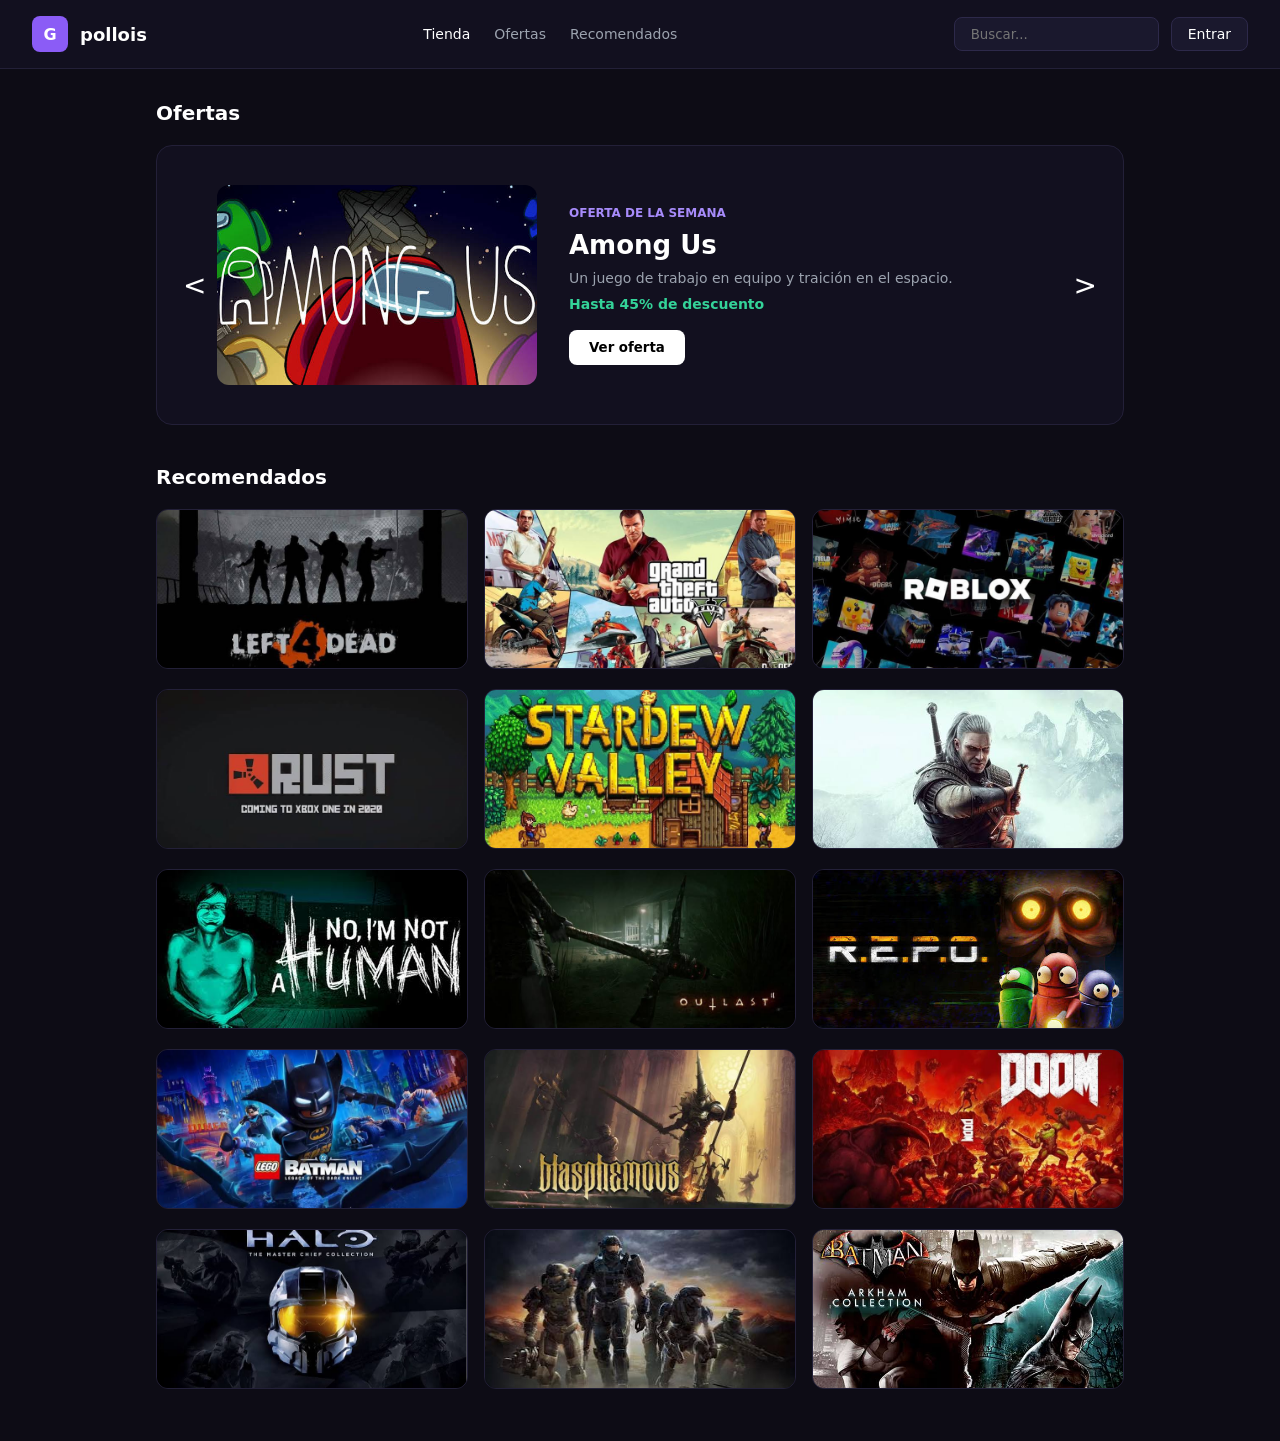
<file: index.html>
<!DOCTYPE html>
<html lang="es">
<head>
  <meta charset="UTF-8">
  <meta name="viewport" content="width=device-width, initial-scale=1.0">
  <title>Pollois - Tienda</title>
  <link rel="stylesheet" href="css/style.css">
</head>
<body>

  <header id="encabezado-principal">
    <div class="marca">
      <div class="icono-logo">G</div>
      <span class="nombre-marca">pollois</span>
    </div>

    <nav class="menu-navegacion">
      <a href="index.html" class="enlace-menu activo">Tienda</a>
      <a href="#" class="enlace-menu">Ofertas</a>
      <a href="#" class="enlace-menu">Recomendados</a>
    </nav>

    <div class="lado-derecho-encabezado">
      <input type="text" class="barra-busqueda" placeholder="Buscar...">
      <a href="login.html" class="boton-usuario">Entrar</a>
    </div>
  </header>

  <main id="contenido-principal">
    
    <div class="titulo-seccion">
      <span>Ofertas</span>
    </div>

    <!-- Carrusel Sencillo -->
    <div class="carrusel-contenedor">
      <button class="flecha flecha-izquierda" onclick="cambiarJuego(-1)">&lt;</button>

      <!-- Juego 1 -->
      <div class="juego-carrusel activo">
        <div class="caja-imagen">
          <img src="css/amungus.jpg" alt="Among Us">
        </div>
        <div class="info-juego">
          <span class="etiqueta">Oferta de la semana</span>
          <h2>Among Us</h2>
          <p>Un juego de trabajo en equipo y traición en el espacio.</p>
          <div class="descuento">Hasta 45% de descuento</div>
          <button class="boton-accion">Ver oferta</button>
        </div>
      </div>

      <!-- Juego 2 -->
      <div class="juego-carrusel">
        <div class="caja-imagen">
          <img src="css/asasin.jpg" alt="Assassin's Creed">
        </div>
        <div class="info-juego">
          <span class="etiqueta">Oferta especial</span>
          <h2>Assassin's Creed Unity</h2>
          <p>Vive la Revolución Francesa en una aventura inolvidable.</p>
          <div class="descuento">Hasta 50% de descuento</div>
          <button class="boton-accion">Ver oferta</button>
        </div>
      </div> <!-- Juego 3 -->
      <div class="juego-carrusel">
        <div class="caja-imagen">
          <img src="css/gta.jpg" alt="Assassin's Creed">
        </div>
        <div class="info-juego">
          <span class="etiqueta">Oferta especial</span>
          <h2>GTA V</h2>
          <p>Vive la vida como un ganster.</p>
          <div class="descuento">Hasta 30% de descuento</div>
          <button class="boton-accion">Ver oferta</button>
        </div>
      </div>

      <!-- Juego 4 -->
      <div class="juego-carrusel">
        <div class="caja-imagen">
          <img src="css/rdr2.jpg" alt="Red Dead Redemption 2">
        </div>
        <div class="info-juego">
          <span class="etiqueta">Destacado</span>
          <h2>Red Dead Redemption 2</h2>
          <p>Una épica historia del Lejano Oeste con mundo abierto.</p>
          <div class="descuento">Hasta 30% de descuento</div>
          <button class="boton-accion">Ver oferta</button>
        </div>
      </div>

      <button class="flecha flecha-derecha" onclick="cambiarJuego(1)">&gt;</button>
    </div>

    <!-- Sección de Recomendados abajo -->
    <div class="titulo-seccion">
      <span>Recomendados</span>
    </div>

    <div class="red-recomendados">
      <div class="tarjeta-recomendado">
        <img src="css/lefo.jpg" alt="Left 4 Dead">
      </div>
      <div class="tarjeta-recomendado">
        <img src="css/gta.jpg" alt="GTA V">
      </div>
      <div class="tarjeta-recomendado">
        <img src="css/roblox.jpg" alt="Roblox">
      </div>
    </div>  <div class="titulo-seccion">
       <div class="titulo-seccion">
     
    </div>

    <div class="red-recomendados">
      <div class="tarjeta-recomendado">
        <img src="css/rust.jpg" alt="Left 4 Dead">
      </div>
      <div class="tarjeta-recomendado">
        <img src="css/sV.jpg" alt="GTA V">
      </div>
      <div class="tarjeta-recomendado">
        <img src="css/witcher.jpg" alt="Roblox">
      </div>
    </div>  <div class="titulo-seccion">
    </div>

    <div class="red-recomendados">
      <div class="tarjeta-recomendado">
        <img src="css/noHuman.jpg" alt="Left 4 Dead">
      </div>
      <div class="tarjeta-recomendado">
        <img src="css/outlas.jpg" alt="GTA V">
      </div>
      <div class="tarjeta-recomendado">
        <img src="css/repo.jpg  " alt="Roblox">
      </div>
    </div>  <div class="titulo-seccion">
    </div>

    <div class="red-recomendados">
      <div class="tarjeta-recomendado">
        <img src="css/batman.jpg" alt="Left 4 Dead">
      </div>
      <div class="tarjeta-recomendado">
        <img src="css/blas.jpg" alt="GTA V">
      </div>
      <div class="tarjeta-recomendado">
        <img src="css/doom.jpg" alt="Roblox">
      </div>
    </div>  <div class="titulo-seccion">
      
    </div>

    <div class="red-recomendados">
      <div class="tarjeta-recomendado">
        <img src="css/halo1.jpg" alt="Left 4 Dead">
      </div>
      <div class="tarjeta-recomendado">
        <img src="css/halo3.jpg" alt="GTA V">
      </div>
      <div class="tarjeta-recomendado">
        <img src="css/images.jpg" alt="Roblox">


        
      </div>
      

    </div>

  </main>

  <script>
    let juegoActual = 0;
    const juegos = document.querySelectorAll('.juego-carrusel');

    function cambiarJuego(direccion) {
      juegos[juegoActual].classList.remove('activo');
      juegoActual = (juegoActual + direccion + juegos.length) % juegos.length;
      juegos[juegoActual].classList.add('activo');
    }
  </script>

</body>
</html>
</file>
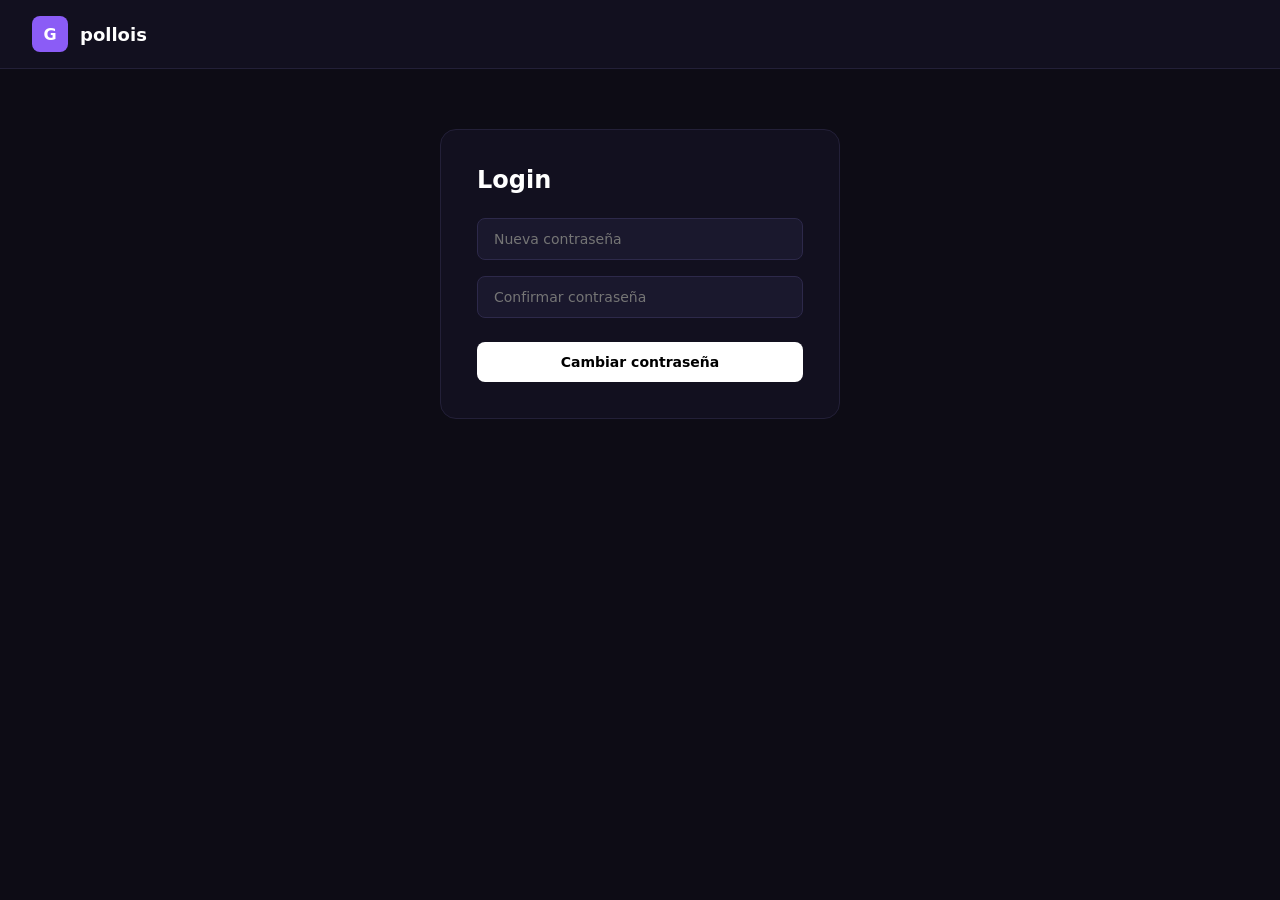
<file: cambiar-password.html>
<!DOCTYPE html>
<html lang="es">
<head>
  <meta charset="UTF-8">
  <meta name="viewport" content="width=device-width, initial-scale=1.0">
  <title>Pollois - Cambiar Contraseña</title>
  <link rel="stylesheet" href="css/style.css">
</head>
<body>

  <header id="encabezado-principal">
    <div class="marca">
      <div class="icono-logo">G</div>
      <a href="index.html" class="nombre-marca" style="color:white; text-decoration:none;">pollois</a>
    </div>
  </header>

  <main>
    <div class="contenedor-autenticacion">
      <h1 class="titulo-formulario">Login</h1>
      
      <form action="login.html">
        <div class="grupo-campo">
          <input type="password" class="campo-texto" placeholder="Nueva contraseña">
        </div>
        <div class="grupo-campo">
          <input type="password" class="campo-texto" placeholder="Confirmar contraseña">
        </div>
        <button type="submit" class="boton-enviar">Cambiar contraseña</button>
      </form>
    </div>
  </main>

</body>
</html>
</file>
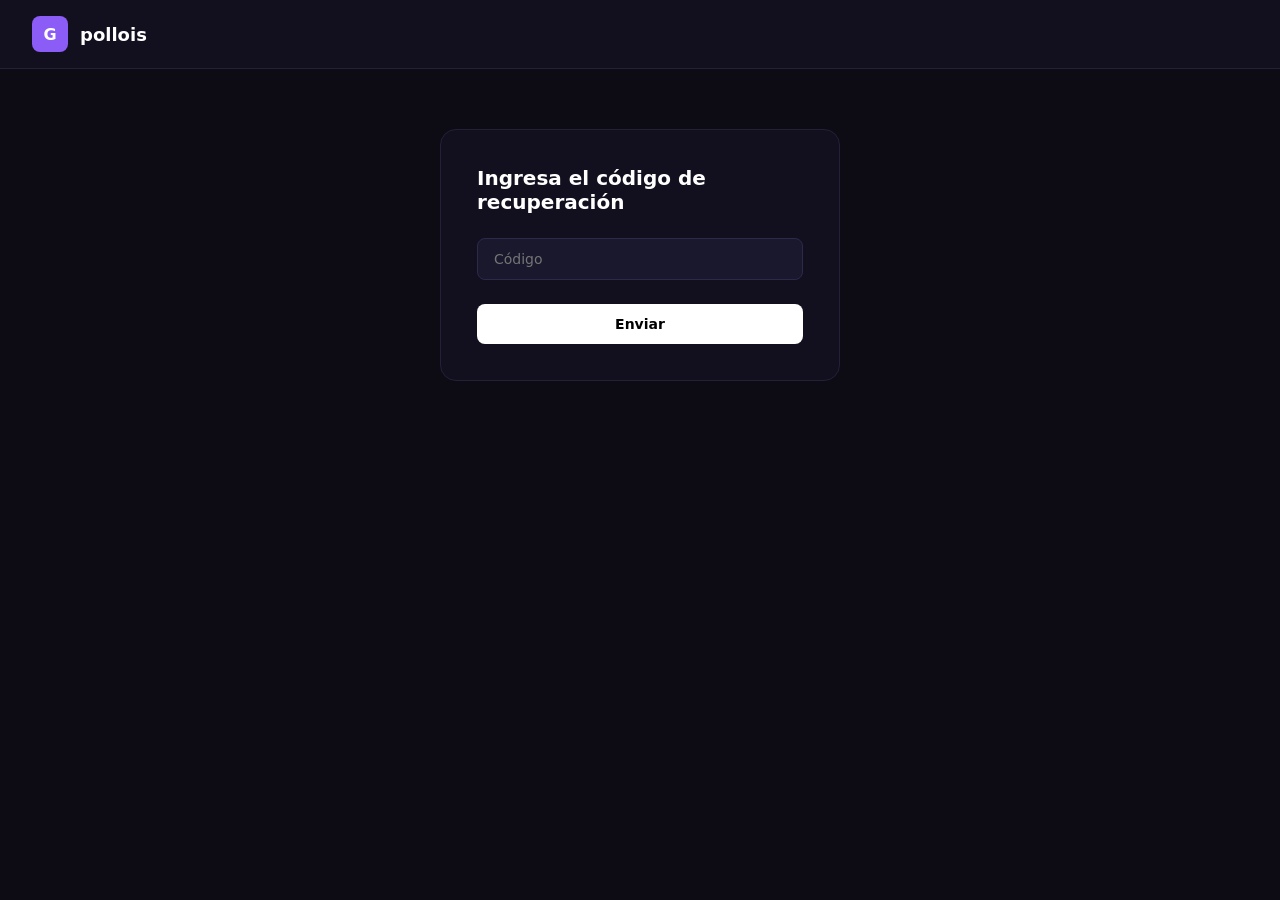
<file: codigo.html>
<!DOCTYPE html>
<html lang="es">
<head>
  <meta charset="UTF-8">
  <meta name="viewport" content="width=device-width, initial-scale=1.0">
  <title>Pollois - Código de Recuperación</title>
  <link rel="stylesheet" href="css/style.css">
</head>
<body>

  <header id="encabezado-principal">
    <div class="marca">
      <div class="icono-logo">G</div>
      <a href="index.html" class="nombre-marca" style="color:white; text-decoration:none;">pollois</a>
    </div>
  </header>

  <main>
    <div class="contenedor-autenticacion">
      <h1 class="titulo-formulario" style="font-size: 20px;">Ingresa el código de recuperación</h1>
      
      <form action="cambiar-password.html">
        <div class="grupo-campo">
          <input type="text" class="campo-texto" placeholder="Código">
        </div>
        <button type="submit" class="boton-enviar">Enviar</button>
      </form>
    </div>
  </main>

</body>
</html>
</file>
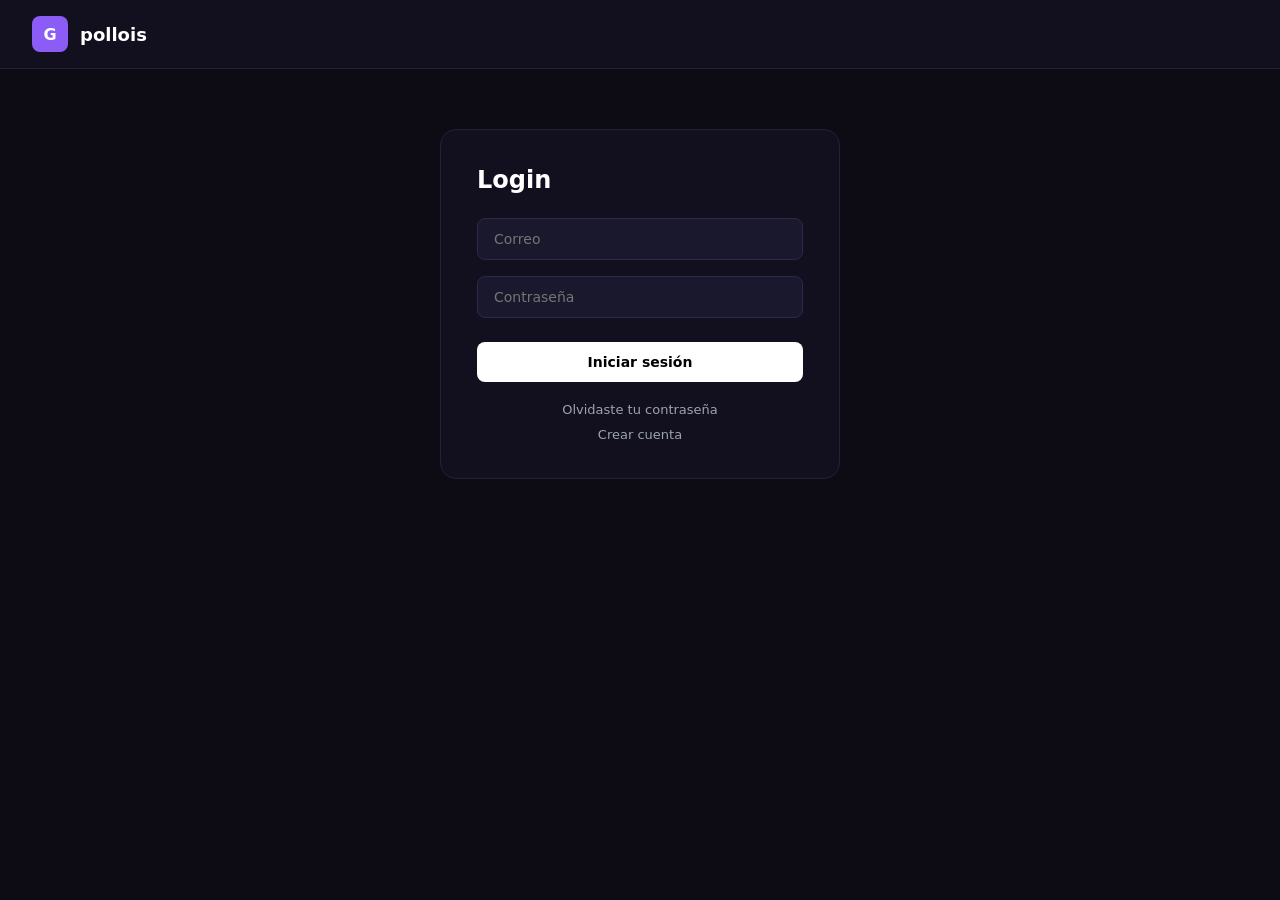
<file: login.html>
<!DOCTYPE html>
<html lang="es">
<head>
  <meta charset="UTF-8">
  <meta name="viewport" content="width=device-width, initial-scale=1.0">
  <title>Pollois - Iniciar Sesión</title>
  <link rel="stylesheet" href="css/style.css">
</head>
<body>

  <header id="encabezado-principal">
    <div class="marca">
      <div class="icono-logo">G</div>
      <a href="index.html" class="nombre-marca" style="color:white; text-decoration:none;">pollois</a>
    </div>
  </header>

  <main>
    <div class="contenedor-autenticacion">
      <h1 class="titulo-formulario">Login</h1>
      
      <form action="index.html">
        <div class="grupo-campo">
          <input type="text" class="campo-texto" placeholder="Correo">
        </div>
        <div class="grupo-campo">
          <input type="password" class="campo-texto" placeholder="Contraseña">
        </div>
        <button type="submit" class="boton-enviar">Iniciar sesión</button>
      </form>

      <div class="enlaces-autenticacion">
        <a href="recuperar.html">Olvidaste tu contraseña</a>
        <a href="registro.html">Crear cuenta</a>
      </div>
    </div>
  </main>

</body>
</html>
</file>
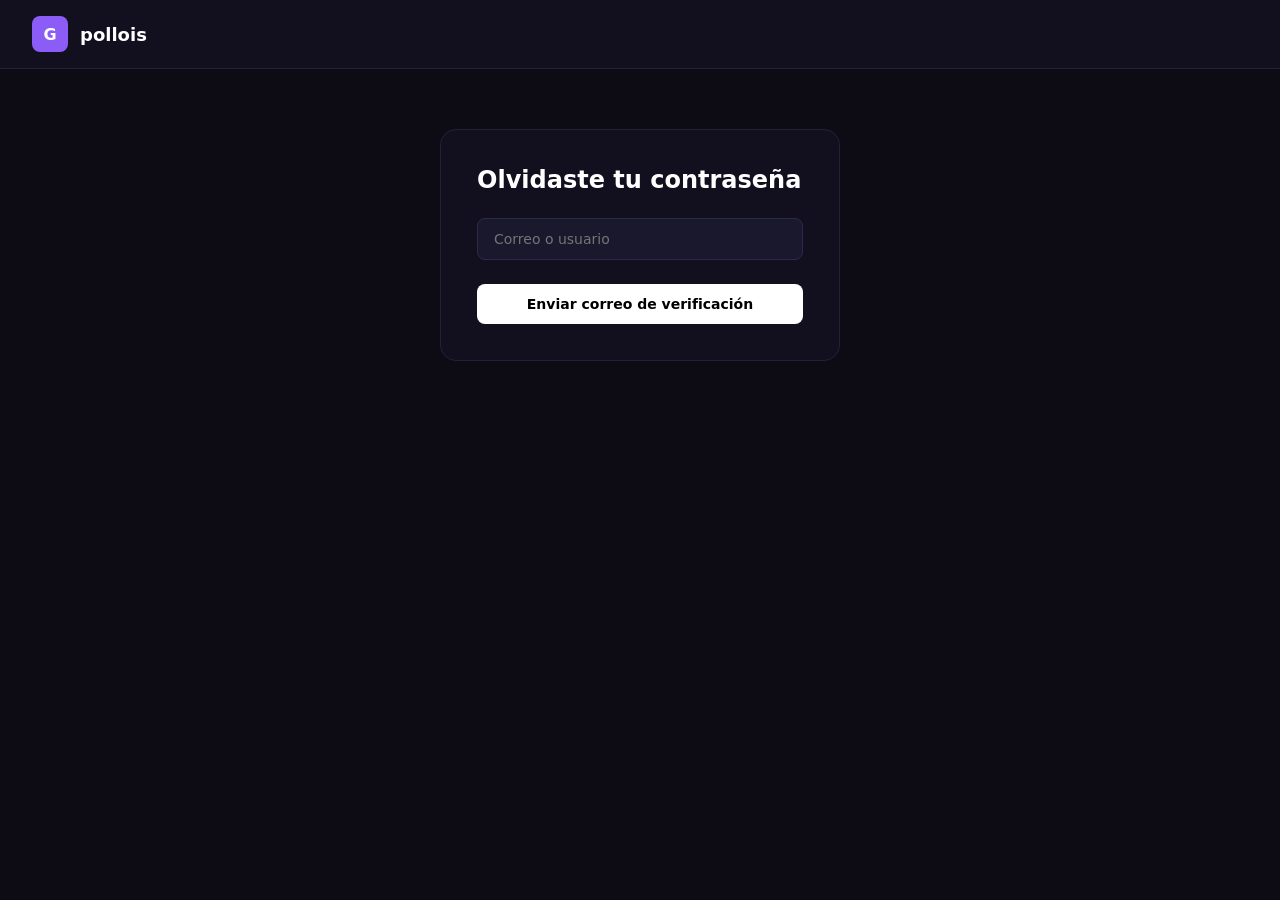
<file: recuperar.html>
<!DOCTYPE html>
<html lang="es">
<head>
  <meta charset="UTF-8">
  <meta name="viewport" content="width=device-width, initial-scale=1.0">
  <title>Pollois - Recuperar Contraseña</title>
  <link rel="stylesheet" href="css/style.css">
</head>
<body>

  <header id="encabezado-principal">
    <div class="marca">
      <div class="icono-logo">G</div>
      <a href="index.html" class="nombre-marca" style="color:white; text-decoration:none;">pollois</a>
    </div>
  </header>

  <main>
    <div class="contenedor-autenticacion">
      <h1 class="titulo-formulario">Olvidaste tu contraseña</h1>
      
      <form action="codigo.html">
        <div class="grupo-campo">
          <input type="text" class="campo-texto" placeholder="Correo o usuario">
        </div>
        <button type="submit" class="boton-enviar">Enviar correo de verificación</button>
      </form>
    </div>
  </main>

</body>
</html>
</file>
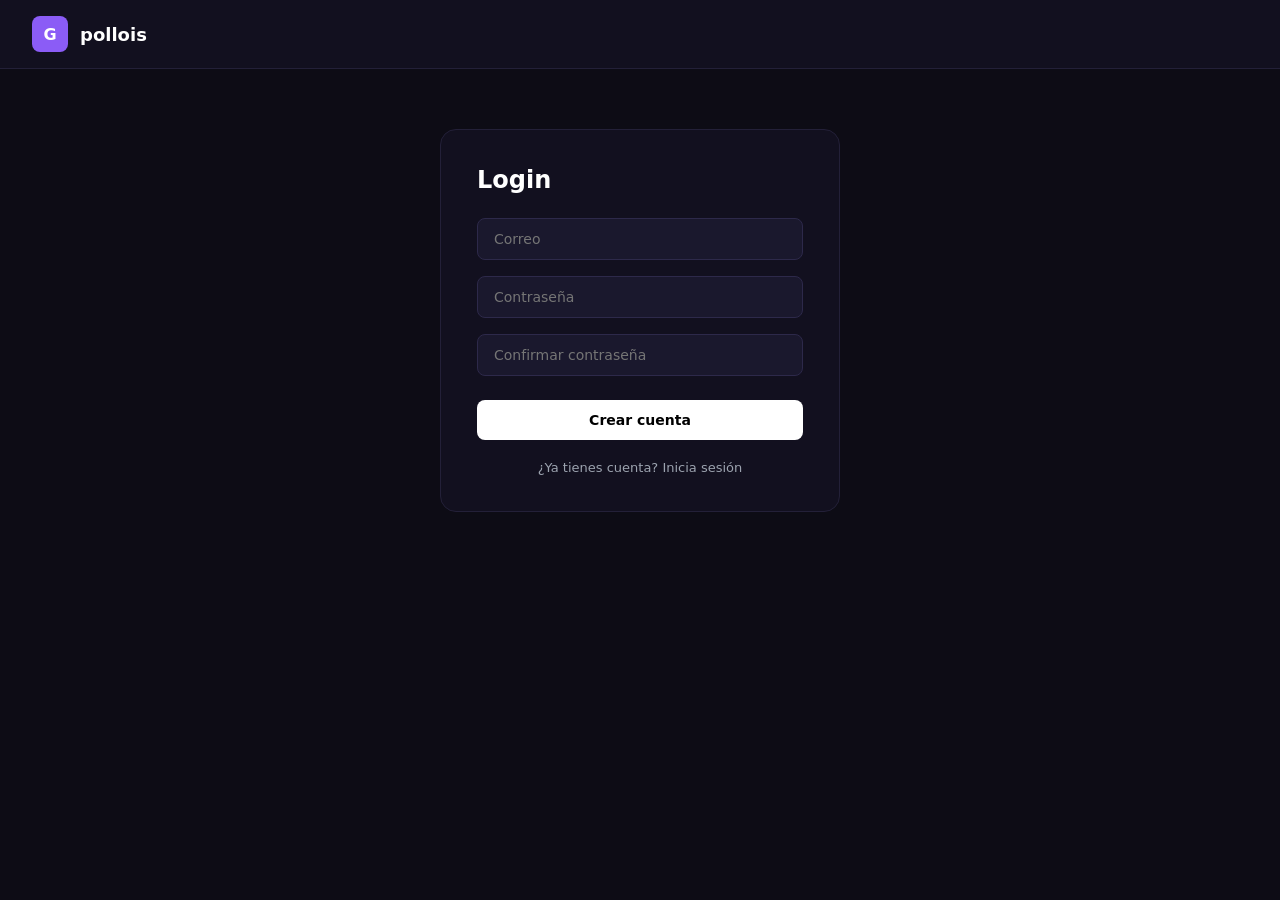
<file: registro.html>
<!DOCTYPE html>
<html lang="es">
<head>
  <meta charset="UTF-8">
  <meta name="viewport" content="width=device-width, initial-scale=1.0">
  <title>Pollois - Crear Cuenta</title>
  <link rel="stylesheet" href="css/style.css">
</head>
<body>

  <header id="encabezado-principal">
    <div class="marca">
      <div class="icono-logo">G</div>
      <a href="index.html" class="nombre-marca" style="color:white; text-decoration:none;">pollois</a>
    </div>
  </header>

  <main>
    <div class="contenedor-autenticacion">
      <h1 class="titulo-formulario">Login</h1>
      
      <form action="login.html">
        <div class="grupo-campo">
          <input type="text" class="campo-texto" placeholder="Correo">
        </div>
        <div class="grupo-campo">
          <input type="password" class="campo-texto" placeholder="Contraseña">
        </div>
        <div class="grupo-campo">
          <input type="password" class="campo-texto" placeholder="Confirmar contraseña">
        </div>
        <button type="submit" class="boton-enviar">Crear cuenta</button>
      </form>

      <div class="enlaces-autenticacion">
        <a href="login.html">¿Ya tienes cuenta? Inicia sesión</a>
      </div>
    </div>
  </main>

</body>
</html>
</file>
<file: css/style.css>
* {
  box-sizing: border-box;
  margin: 0;
  padding: 0;
  font-family: system-ui, -apple-system, sans-serif;
}

body {
  background-color: #0d0c15;
  color: #ffffff;
  min-height: 100vh;
}

/* Encabezado */
#encabezado-principal {
  background-color: #12101f;
  border-bottom: 1px solid #232038;
  padding: 16px 32px;
  display: flex;
  align-items: center;
  justify-content: space-between;
}

.marca {
  display: flex;
  align-items: center;
  gap: 12px;
}

.icono-logo {
  background-color: #8b5cf6;
  color: white;
  font-weight: bold;
  width: 36px;
  height: 36px;
  border-radius: 8px;
  display: flex;
  align-items: center;
  justify-content: center;
}

.nombre-marca {
  font-weight: 700;
  font-size: 18px;
}

.menu-navegacion {
  display: flex;
  gap: 24px;
}

.enlace-menu {
  color: #9ca3af;
  text-decoration: none;
  font-size: 14px;
}

.enlace-menu.activo, .enlace-menu:hover {
  color: #ffffff;
}

.lado-derecho-encabezado {
  display: flex;
  gap: 12px;
}

.barra-busqueda {
  background-color: #1a182d;
  border: 1px solid #2d294a;
  border-radius: 8px;
  padding: 8px 16px;
  color: white;
  outline: none;
}

.boton-usuario {
  background-color: #1a182d;
  border: 1px solid #2d294a;
  color: white;
  padding: 8px 16px;
  border-radius: 8px;
  text-decoration: none;
  font-size: 14px;
}

/* Contenido Principal */
#contenido-principal {
  max-width: 1000px;
  margin: 0 auto;
  padding: 32px 16px;
}

.titulo-seccion {
  font-size: 20px;
  font-weight: 700;
  margin-bottom: 20px;
}

/* --- ESTILO DEL CARRUSEL SENCILLO --- */
.carrusel-contenedor {
  position: relative;
  background-color: #12101f;
  border: 1px solid #232038;
  border-radius: 16px;
  padding: 24px 60px;
  margin-bottom: 40px;
  min-height: 280px;
  display: flex;
  align-items: center;
}

/* Ocultar juegos por defecto */
.juego-carrusel {
  display: none;
  width: 100%;
  gap: 32px;
  align-items: center;
}

/* Mostrar solo el juego activo */
.juego-carrusel.activo {
  display: flex;
}

/* Imagen del juego (cuadro a la izquierda) */
.caja-imagen {
  width: 320px;
  height: 200px;
  border-radius: 12px;
  overflow: hidden;
  flex-shrink: 0;
}

.caja-imagen img {
  width: 100%;
  height: 100%;
  object-fit: cover;
}

/* Información al lado derecho */
.info-juego {
  display: flex;
  flex-direction: column;
  gap: 10px;
}

.etiqueta {
  color: #a78bfa;
  font-size: 12px;
  text-transform: uppercase;
  font-weight: 700;
}

.info-juego h2 {
  font-size: 26px;
}

.info-juego p {
  color: #9ca3af;
  font-size: 14px;
}

.descuento {
  color: #34d399;
  font-weight: 600;
  font-size: 14px;
}

.boton-accion {
  background-color: #ffffff;
  color: #000000;
  border: none;
  padding: 10px 20px;
  border-radius: 8px;
  font-weight: 600;
  cursor: pointer;
  width: fit-content;
  margin-top: 8px;
}

/* Flechas a los lados */
.flecha {
  position: absolute;
  top: 50%;
  transform: translateY(-50%);
  background: none;
  border: none;
  color: #ffffff;
  font-size: 28px;
  cursor: pointer;
  padding: 10px;
}

.flecha-izquierda {
  left: 16px;
}

.flecha-derecha {
  right: 16px;
}

/* Recomendados */
.red-recomendados {
  display: grid;
  grid-template-columns: repeat(3, 1fr);
  gap: 16px;
}

.tarjeta-recomendado {
  background-color: #12101f;
  border: 1px solid #232038;
  border-radius: 12px;
  height: 160px;
  overflow: hidden;
}

.tarjeta-recomendado img {
  width: 100%;
  height: 100%;
  object-fit: cover;
}
/* --- ESTILOS PARA FORMULARIOS DE AUTENTICACIÓN --- */
.contenedor-autenticacion {
  max-width: 400px;
  margin: 60px auto;
  background-color: #12101f;
  border: 1px solid #232038;
  padding: 36px;
  border-radius: 16px;
  text-align: left;
}

.titulo-formulario {
  font-size: 24px;
  font-weight: 700;
  margin-bottom: 24px;
}

.grupo-campo {
  margin-bottom: 16px;
}

.campo-texto {
  width: 100%;
  background-color: #1a182d;
  border: 1px solid #2d294a;
  padding: 12px 16px;
  border-radius: 8px;
  color: #ffffff;
  font-size: 14px;
  outline: none;
}

.campo-texto:focus {
  border-color: #8b5cf6;
}

.boton-enviar {
  width: 100%;
  background-color: #ffffff;
  color: #000000;
  border: none;
  padding: 12px;
  border-radius: 8px;
  font-weight: 600;
  cursor: pointer;
  font-size: 14px;
  margin-top: 8px;
}

.enlaces-autenticacion {
  margin-top: 20px;
  display: flex;
  flex-direction: column;
  gap: 10px;
  align-items: center;
}

.enlaces-autenticacion a {
  color: #9ca3af;
  text-decoration: none;
  font-size: 13px;
}

.enlaces-autenticacion a:hover {
  color: #ffffff;
}
</file>
